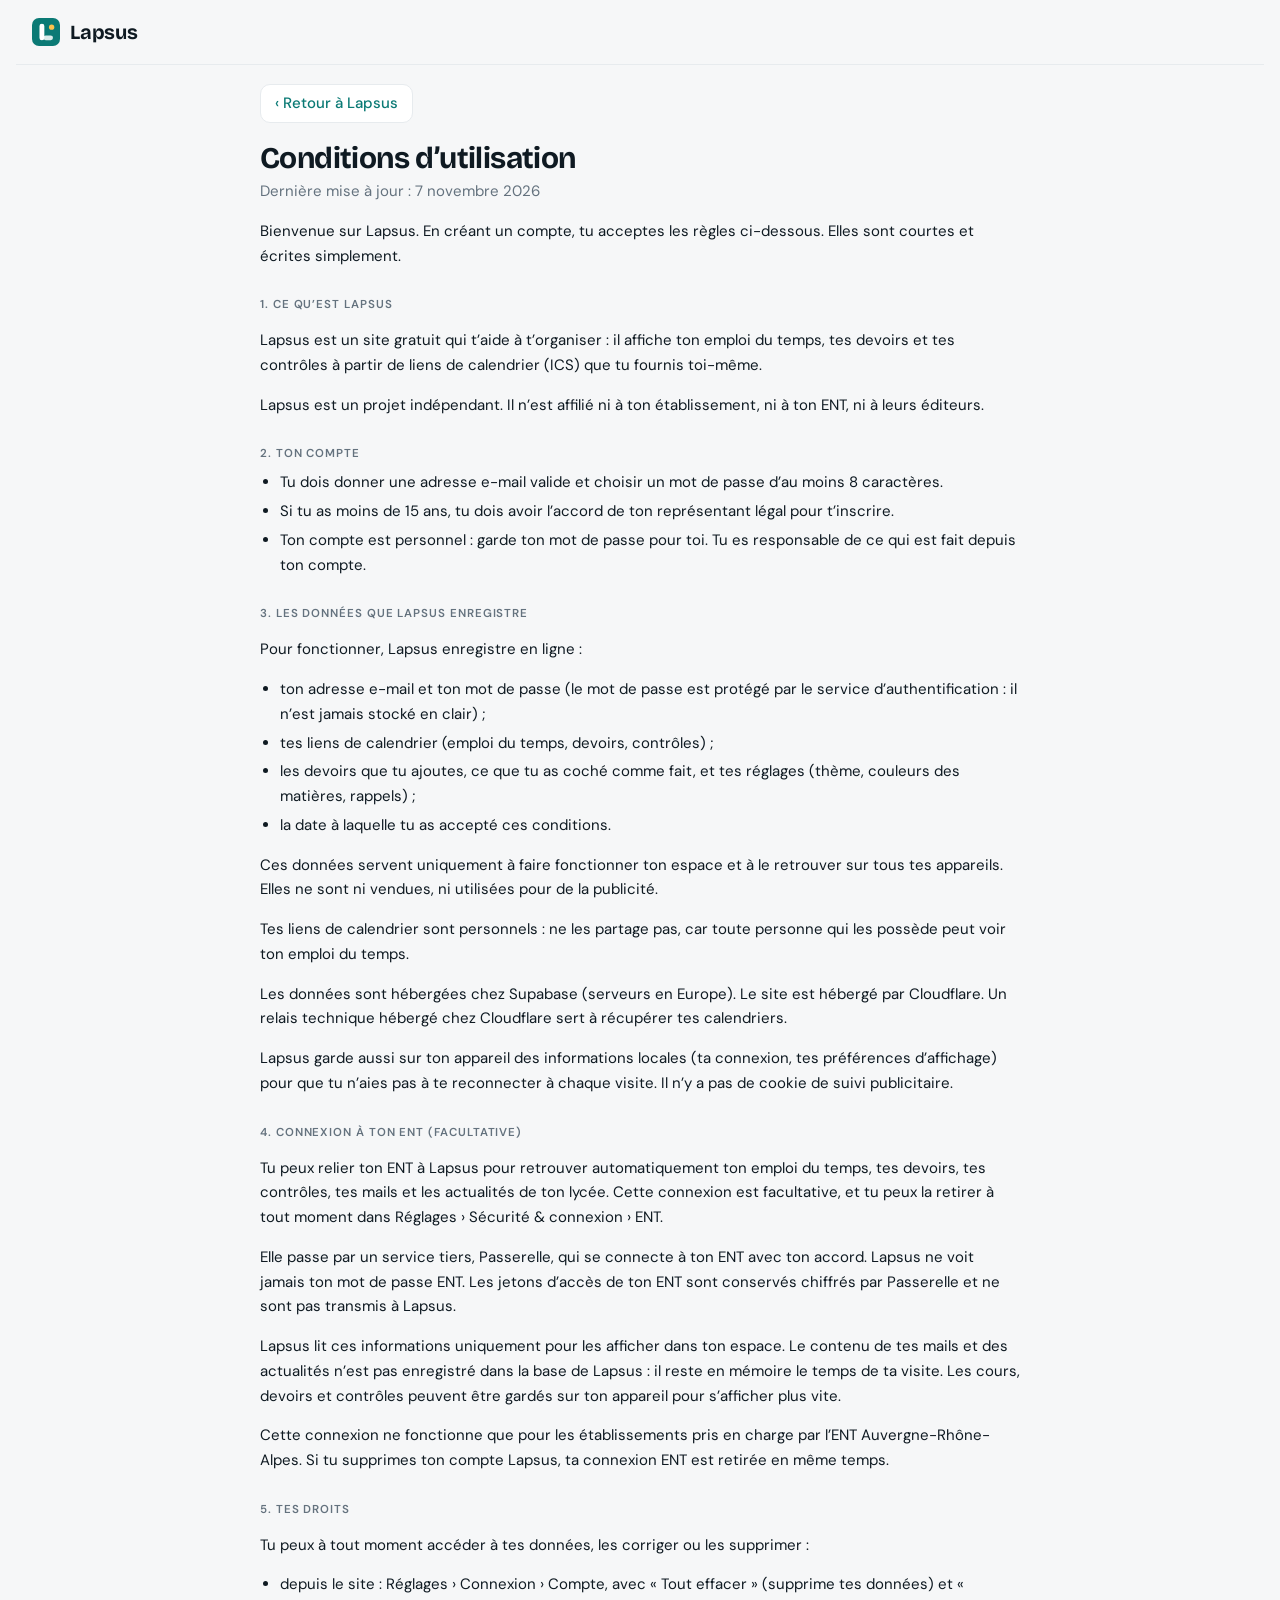
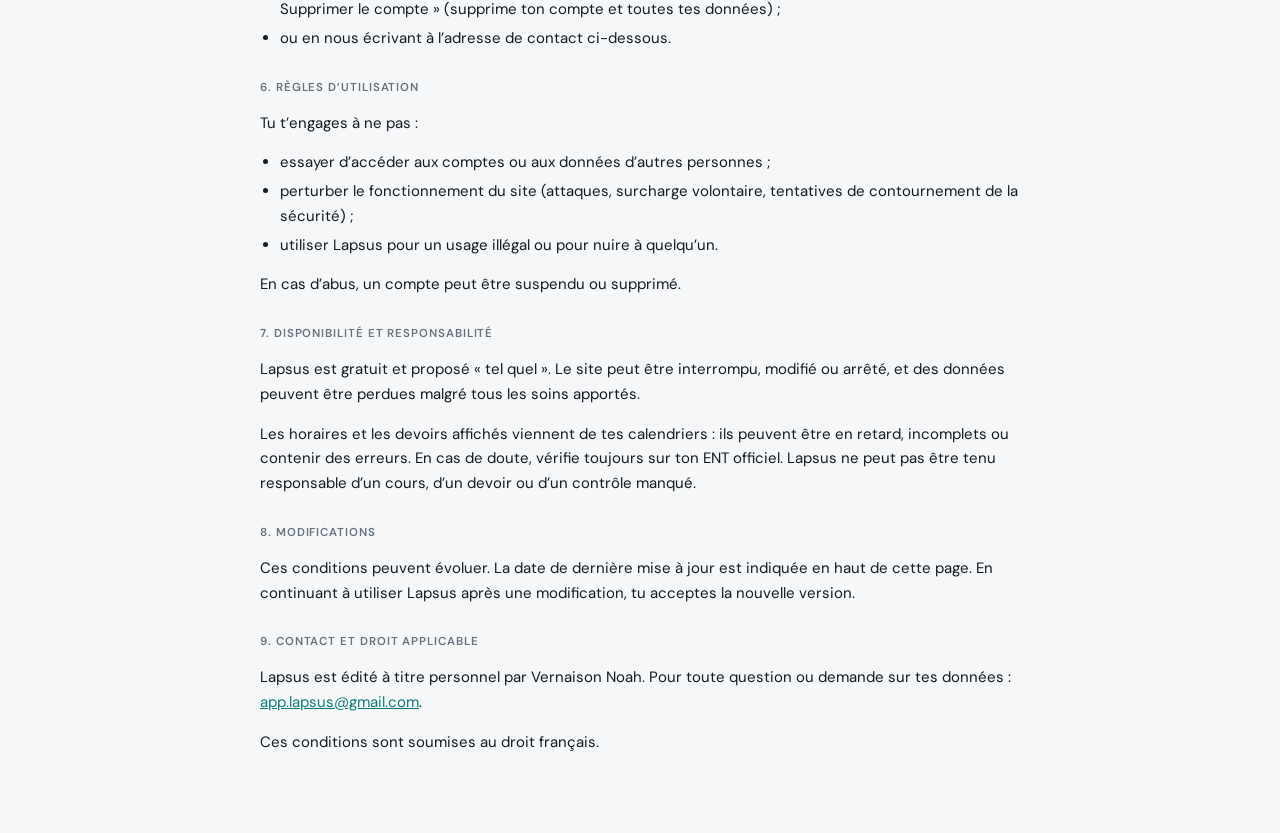
<file: conditions.html>
<!doctype html>
<html lang="fr">
<head>
<meta charset="utf-8">
<script>
// Filet de sécurité : si logo.svg est absent ou illisible, un logo de secours intégré prend le relais (plus de carré « ? »)
(function(){var L="data:image/svg+xml,%3Csvg xmlns='http://www.w3.org/2000/svg' viewBox='0 0 64 64' width='64' height='64'%3E %3Crect width='64' height='64' rx='16' fill='%230b7a75'/%3E %3Crect x='25.9' y='39.9' width='22.1' height='10.8' rx='5.4' fill='%23ffffff' fill-opacity='.85'/%3E %3Crect x='17.1' y='12.9' width='11.1' height='38.1' rx='5.5' fill='%23ffffff'/%3E %3Ccircle cx='44.9' cy='20.9' r='6.1' fill='%23ffc24d'/%3E %3C/svg%3E";window.LAPSUS_LOGO=L;document.addEventListener('error',function(e){var t=e.target;if(t&&t.tagName==='IMG'&&!t.dataset.fb&&/logo\.svg/.test(t.getAttribute('src')||'')){t.dataset.fb='1';t.src=L;}},true);})();
</script>

<meta name="viewport" content="width=device-width, initial-scale=1, maximum-scale=1, user-scalable=no, viewport-fit=cover">
<meta name="robots" content="noindex">
<meta name="theme-color" content="#0b7a75">
<title>Conditions d’utilisation – Lapsus</title>
<link rel="icon" type="image/png" href="lapsus-icon-180.png">
<link rel="apple-touch-icon" href="apple-touch-icon.png">
<link rel="preconnect" href="https://fonts.googleapis.com">
<link rel="preconnect" href="https://fonts.gstatic.com" crossorigin>
<link rel="stylesheet" href="https://fonts.googleapis.com/css2?family=Bricolage+Grotesque:wght@600;700&family=DM+Sans:wght@400;500;600&display=swap">
<link rel="stylesheet" href="style.css?v=16">
<style>
.legal{max-width:760px;margin:0 auto;padding:20px 0 64px}
.legal .back{display:inline-block;text-decoration:none;margin:0 0 18px}
.legal h1{margin:0 0 4px}
.legal h2{margin:30px 0 8px}
.legal p,.legal li{line-height:1.65}
.legal ul{padding-left:20px;margin:8px 0}
.legal li{margin:4px 0}
.legal a{color:var(--accent)}
.legal .upd{color:var(--muted);margin:0 0 6px}
</style>
</head>
<body>
<header class="top"><a class="brand" href="./" style="text-decoration:none;color:inherit"><img src="logo.svg" alt="" width="28" height="28"><span>Lapsus</span></a></header>
<main class="legal">
<a class="btn back" href="./">‹ Retour à Lapsus</a>
<h1>Conditions d’utilisation</h1>
<p class="upd">Dernière mise à jour : 7 novembre 2026</p>
<p>Bienvenue sur Lapsus. En créant un compte, tu acceptes les règles ci-dessous. Elles sont courtes et écrites simplement.</p>

<h2>1. Ce qu’est Lapsus</h2>
<p>Lapsus est un site gratuit qui t’aide à t’organiser : il affiche ton emploi du temps, tes devoirs et tes contrôles à partir de liens de calendrier (ICS) que tu fournis toi-même.</p>
<p>Lapsus est un projet indépendant. Il n’est affilié ni à ton établissement, ni à ton ENT, ni à leurs éditeurs.</p>

<h2>2. Ton compte</h2>
<ul>
<li>Tu dois donner une adresse e-mail valide et choisir un mot de passe d’au moins 8 caractères.</li>
<li>Si tu as moins de 15 ans, tu dois avoir l’accord de ton représentant légal pour t’inscrire.</li>
<li>Ton compte est personnel : garde ton mot de passe pour toi. Tu es responsable de ce qui est fait depuis ton compte.</li>
</ul>

<h2>3. Les données que Lapsus enregistre</h2>
<p>Pour fonctionner, Lapsus enregistre en ligne :</p>
<ul>
<li>ton adresse e-mail et ton mot de passe (le mot de passe est protégé par le service d’authentification : il n’est jamais stocké en clair) ;</li>
<li>tes liens de calendrier (emploi du temps, devoirs, contrôles) ;</li>
<li>les devoirs que tu ajoutes, ce que tu as coché comme fait, et tes réglages (thème, couleurs des matières, rappels) ;</li>
<li>la date à laquelle tu as accepté ces conditions.</li>
</ul>
<p>Ces données servent uniquement à faire fonctionner ton espace et à le retrouver sur tous tes appareils. Elles ne sont ni vendues, ni utilisées pour de la publicité.</p>
<p>Tes liens de calendrier sont personnels : ne les partage pas, car toute personne qui les possède peut voir ton emploi du temps.</p>
<p>Les données sont hébergées chez Supabase (serveurs en Europe). Le site est hébergé par Cloudflare. Un relais technique hébergé chez Cloudflare sert à récupérer tes calendriers.</p>
<p>Lapsus garde aussi sur ton appareil des informations locales (ta connexion, tes préférences d’affichage) pour que tu n’aies pas à te reconnecter à chaque visite. Il n’y a pas de cookie de suivi publicitaire.</p>

<h2>4. Connexion à ton ENT (facultative)</h2>
<p>Tu peux relier ton ENT à Lapsus pour retrouver automatiquement ton emploi du temps, tes devoirs, tes contrôles, tes mails et les actualités de ton lycée. Cette connexion est facultative, et tu peux la retirer à tout moment dans Réglages › Sécurité &amp; connexion › ENT.</p>
<p>Elle passe par un service tiers, Passerelle, qui se connecte à ton ENT avec ton accord. Lapsus ne voit jamais ton mot de passe ENT. Les jetons d’accès de ton ENT sont conservés chiffrés par Passerelle et ne sont pas transmis à Lapsus.</p>
<p>Lapsus lit ces informations uniquement pour les afficher dans ton espace. Le contenu de tes mails et des actualités n’est pas enregistré dans la base de Lapsus : il reste en mémoire le temps de ta visite. Les cours, devoirs et contrôles peuvent être gardés sur ton appareil pour s’afficher plus vite.</p>
<p>Cette connexion ne fonctionne que pour les établissements pris en charge par l’ENT Auvergne-Rhône-Alpes. Si tu supprimes ton compte Lapsus, ta connexion ENT est retirée en même temps.</p>

<h2>5. Tes droits</h2>
<p>Tu peux à tout moment accéder à tes données, les corriger ou les supprimer :</p>
<ul>
<li>depuis le site : Réglages › Connexion › Compte, avec « Tout effacer » (supprime tes données) et « Supprimer le compte » (supprime ton compte et toutes tes données) ;</li>
<li>ou en nous écrivant à l’adresse de contact ci-dessous.</li>
</ul>

<h2>6. Règles d’utilisation</h2>
<p>Tu t’engages à ne pas :</p>
<ul>
<li>essayer d’accéder aux comptes ou aux données d’autres personnes ;</li>
<li>perturber le fonctionnement du site (attaques, surcharge volontaire, tentatives de contournement de la sécurité) ;</li>
<li>utiliser Lapsus pour un usage illégal ou pour nuire à quelqu’un.</li>
</ul>
<p>En cas d’abus, un compte peut être suspendu ou supprimé.</p>

<h2>7. Disponibilité et responsabilité</h2>
<p>Lapsus est gratuit et proposé « tel quel ». Le site peut être interrompu, modifié ou arrêté, et des données peuvent être perdues malgré tous les soins apportés.</p>
<p>Les horaires et les devoirs affichés viennent de tes calendriers : ils peuvent être en retard, incomplets ou contenir des erreurs. En cas de doute, vérifie toujours sur ton ENT officiel. Lapsus ne peut pas être tenu responsable d’un cours, d’un devoir ou d’un contrôle manqué.</p>

<h2>8. Modifications</h2>
<p>Ces conditions peuvent évoluer. La date de dernière mise à jour est indiquée en haut de cette page. En continuant à utiliser Lapsus après une modification, tu acceptes la nouvelle version.</p>

<h2>9. Contact et droit applicable</h2>
<p>Lapsus est édité à titre personnel par Vernaison Noah. Pour toute question ou demande sur tes données : <a href="mailto:app.lapsus@gmail.com">app.lapsus@gmail.com</a>.</p>
<p>Ces conditions sont soumises au droit français.</p>
</main>
<script>
try{var p=JSON.parse(localStorage.getItem('themePreference')||'null');if(p==='light'||p==='dark')document.documentElement.dataset.theme=p;}catch(e){}
</script>
</body>
</html>
</file>
<file: style.css>
:root{
  --bg:#f6f7f8;
  --surface:#ffffff;
  --text:#0f1a22;
  --muted:#64727e;
  --line:#e7ebee;
  --accent:#0b7a75;
  --accent-soft:#e2f1ef;
  --danger:#c2392f;
  --ok:#1c8a55;
  --warn:#a5600a;
  --on:#ffffff;
  --ev-l:40%;
  --top-h:64px;
  --f-display:"Bricolage Grotesque",system-ui,-apple-system,"Segoe UI",sans-serif;
  --f-body:"DM Sans",system-ui,-apple-system,"Segoe UI",Roboto,sans-serif;
  color-scheme:light;
}
@media (prefers-color-scheme:dark){
  :root:not([data-theme="light"]){
    --bg:#0d1317;--surface:#151e25;--text:#e8eef2;--muted:#8fa0ac;--line:#243038;
    --accent:#3cc4bb;--accent-soft:#112c2a;--danger:#ff8a80;--ok:#4cc38a;--warn:#f0b24a;--on:#0b1418;
    --ev-l:62%;color-scheme:dark;
  }
}
:root[data-theme="dark"]{
  --bg:#0d1317;--surface:#151e25;--text:#e8eef2;--muted:#8fa0ac;--line:#243038;
  --accent:#3cc4bb;--accent-soft:#112c2a;--danger:#ff8a80;--ok:#4cc38a;--warn:#f0b24a;--on:#0b1418;
  --ev-l:62%;color-scheme:dark;
}

*{box-sizing:border-box}
body{
  margin:0;
  padding-left:max(16px,env(safe-area-inset-left,0px));
  padding-right:max(16px,env(safe-area-inset-right,0px));
  background:var(--bg);color:var(--text);
  font:15px/1.5 var(--f-body);
}
button,input,select{font:inherit;color:inherit}
button{cursor:pointer}
:focus-visible{outline:2px solid var(--accent);outline-offset:2px}

.top{position:sticky;top:0;z-index:20;display:flex;align-items:center;gap:12px;height:var(--top-h);margin:0;padding:0 16px;background:var(--bg);box-shadow:0 1px 0 var(--line)}
.brand{display:flex;align-items:center;gap:10px;font:700 20px/1 var(--f-display);letter-spacing:-.01em}
.brand img{display:block;width:28px;height:28px}
.status{flex:1;min-width:0;text-align:right;font-size:12px;color:var(--muted);white-space:nowrap;overflow:hidden;text-overflow:ellipsis}
.status.err{color:var(--danger)}
.icon-btn{display:grid;place-items:center;width:38px;height:38px;border:0;border-radius:50%;background:none;color:var(--muted)}
.icon-btn:hover{background:var(--line);color:var(--text)}

.shell{display:grid;grid-template-columns:176px minmax(0,1fr);gap:40px;padding:20px 16px 48px}
nav{position:sticky;top:calc(var(--top-h) + 20px);align-self:start;display:flex;flex-direction:column;gap:2px}
.nv{position:relative;display:flex;align-items:center;gap:12px;padding:10px 12px;border:0;background:none;border-radius:12px;color:var(--muted);font-weight:500;text-align:left}
.nv:hover{color:var(--text)}
.nv.on{background:var(--accent-soft);color:var(--accent);font-weight:600}
.nv svg{flex:none}
.nv .n{margin-left:auto;font-style:normal;font-size:11px;font-weight:600;background:var(--accent);color:var(--on);border-radius:999px;padding:1px 7px}
main{min-width:0}

h1{font:700 30px/1.15 var(--f-display);letter-spacing:-.02em;margin:0 0 6px;text-wrap:balance}
h2{font:600 11.5px/1.3 var(--f-body);text-transform:uppercase;letter-spacing:.08em;color:var(--muted);margin:28px 0 10px}
.sub{color:var(--muted);margin:0 0 20px}
.empty{color:var(--muted);margin:6px 0}
.foot{color:var(--muted);font-size:13px;margin:18px 0 0}

.hero{display:grid;grid-template-columns:repeat(auto-fit,minmax(250px,1fr));gap:12px}
.tile{background:var(--surface);border:1px solid var(--line);border-radius:18px;padding:16px 18px}
.tile.now{background:var(--accent-soft);border-color:transparent}
.tile .lab{font-size:11.5px;font-weight:600;text-transform:uppercase;letter-spacing:.08em;color:var(--muted);margin-bottom:6px}
.tile.now .lab{color:var(--accent)}
.tile .big{font:600 20px/1.25 var(--f-display);margin-bottom:2px;overflow-wrap:anywhere}

.list{background:var(--surface);border:1px solid var(--line);border-radius:18px;padding:2px 16px}
.ev{display:grid;grid-template-columns:48px minmax(0,1fr);gap:14px;padding:13px 0;border-bottom:1px solid var(--line)}
.ev:last-child{border-bottom:0}
.tm{display:flex;flex-direction:column;line-height:1.3;font-variant-numeric:tabular-nums}
.tm b{font-weight:600}
.tm span{color:var(--muted);font-size:13px}
.bd{min-width:0;border-left:3px solid var(--c,var(--accent));padding-left:12px}
.t{font-weight:600;overflow-wrap:anywhere}
.m{color:var(--muted);font-size:13px}
.ev.cancelled .t{text-decoration:line-through;opacity:.55}
details summary{cursor:pointer;color:var(--muted);font-size:13px;margin-top:2px;width:max-content}
.notes{color:var(--muted);font-size:13px;white-space:pre-wrap;margin:4px 0}
.badge{display:inline-block;font-size:11px;font-weight:600;padding:1px 8px;border-radius:999px;margin-left:8px;vertical-align:1px;color:var(--on)}
.badge.ok{background:var(--ok)}
.badge.bad{background:var(--danger)}
.badge.warn{background:var(--warn)}

.tools{display:flex;align-items:center;justify-content:space-between;flex-wrap:wrap;gap:10px;margin:14px 0 18px}
.seg{display:inline-flex;background:var(--line);border-radius:12px;padding:3px}
.seg button{border:0;background:none;padding:6px 14px;border-radius:9px;color:var(--muted);font-weight:500}
.seg button.on{background:var(--surface);color:var(--text);box-shadow:0 1px 2px rgba(0,0,0,.12)}
.step{display:flex;gap:6px}
.weekgrid{display:none}

.tgrid{display:grid;grid-template-columns:52px repeat(var(--cols,5),minmax(0,1fr));column-gap:8px;row-gap:6px;align-items:start}
.th{font:600 15px/1.3 var(--f-display);padding:2px 4px}
.th span{color:var(--muted);font-weight:500}
.th.today,.th.today span{color:var(--accent)}
.chip{display:block;font-style:normal;font:500 11.5px/1.3 var(--f-body);color:var(--warn);margin-top:2px;overflow-wrap:anywhere}
.times{position:relative}
.times i{position:absolute;right:4px;transform:translateY(-50%);font-style:normal;font-size:11.5px;color:var(--muted);font-variant-numeric:tabular-nums;white-space:nowrap}
.times i:first-child{transform:none}
.dcol{position:relative;overflow:hidden;background-color:var(--surface);border:1px solid var(--line);border-radius:14px;background-image:repeating-linear-gradient(to bottom,var(--line) 0,var(--line) 1px,transparent 1px,transparent var(--hh))}
.dcol.today{border-color:var(--accent)}
.band{position:absolute;left:0;right:0;display:flex;align-items:center;justify-content:center;pointer-events:none}
.band.pm{background:color-mix(in srgb,var(--accent) 7%,transparent)}
.band.lunch{background:repeating-linear-gradient(135deg,color-mix(in srgb,var(--muted) 16%,transparent) 0 6px,transparent 6px 12px);border-top:1px solid var(--line);border-bottom:1px solid var(--line)}
.band.lunch span{font-size:11px;letter-spacing:.08em;text-transform:uppercase;color:var(--muted);background:var(--surface);padding:1px 8px;border-radius:999px}

.blk{position:absolute;z-index:2;margin:1px 0 0 1px;padding:5px 8px;border-radius:8px;border-left:3px solid var(--c);background:color-mix(in srgb,var(--c) 18%,var(--surface));overflow:hidden;font-size:12px;line-height:1.25;display:flex;flex-direction:column;gap:1px}
.blk b{font-weight:600;overflow-wrap:anywhere}
.blk span{color:var(--muted);font-size:11.5px}
.blk.cancelled{opacity:.55}.blk.cancelled b{text-decoration:line-through}
.blk.live{box-shadow:0 0 0 2px var(--ok)}
.nowline{position:absolute;z-index:3;left:0;right:0;height:2px;background:var(--danger);pointer-events:none}
.nowline::before{content:"";position:absolute;left:-1px;top:-3px;width:8px;height:8px;border-radius:50%;background:var(--danger)}
.day h3{font:600 15px/1.3 var(--f-display);margin:0 0 8px;display:flex;gap:6px;align-items:baseline}
.day h3 span{color:var(--muted);font-weight:500}
.day.today h3,.day.today h3 span{color:var(--accent)}

.hw{display:flex;align-items:flex-start;gap:14px;padding:13px 0;border-bottom:1px solid var(--line)}
.hw:last-child{border-bottom:0}
.hb{flex:1;min-width:0}
.ht{font-weight:500;overflow-wrap:anywhere}
.hw.done .ht{text-decoration:line-through;color:var(--muted)}
.hw.control-item.done .ht{text-decoration:line-through;color:var(--muted)}
.late{color:var(--danger)}
.soon{color:var(--warn)}
.add{margin:16px 0 0}

.panel{background:var(--surface);border:1px solid var(--line);border-radius:18px;padding:16px}
.panel .m{margin:8px 0 10px}
.panel .row:last-child{margin-bottom:0}
.fl{display:block;font-weight:600;margin-bottom:8px}
.chk{display:inline-flex;align-items:center;gap:10px}

.row{display:flex;gap:8px;flex-wrap:wrap;align-items:center;margin-bottom:10px}
.row input:not([type=checkbox]){flex:1;min-width:150px}
.btn{display:inline-block;border:1px solid var(--line);background:var(--surface);padding:7px 14px;border-radius:10px;font-weight:500}
.btn:hover{border-color:var(--accent)}
.btn.primary{background:var(--accent);border-color:var(--accent);color:var(--on)}
.btn.danger{color:var(--danger)}
.btn.danger:hover{border-color:var(--danger)}
.lnk{border:0;background:none;padding:2px 0;color:var(--accent);font-size:13px;font-weight:500;text-decoration:underline;text-underline-offset:3px;white-space:nowrap}
details .lnk{display:block;margin:4px 0 2px}
input,select{background:var(--bg);border:1px solid var(--line);border-radius:10px;padding:9px 12px;max-width:100%}
input:focus,select:focus{border-color:var(--accent)}
input[type=checkbox]{appearance:none;-webkit-appearance:none;position:relative;flex:none;width:22px;height:22px;padding:0;margin:0;border:1.8px solid var(--muted);border-radius:50%;background:none;cursor:pointer}
input[type=checkbox]:checked{background:var(--accent);border-color:var(--accent)}
input[type=checkbox]:checked::after{content:"";position:absolute;inset:0;background:var(--on);-webkit-mask:url("data:image/svg+xml,%3Csvg xmlns='http://www.w3.org/2000/svg' viewBox='0 0 24 24' fill='none' stroke='black' stroke-width='3.2' stroke-linecap='round' stroke-linejoin='round'%3E%3Cpath d='m5.5 12.5 4.2 4.2L18.5 8'/%3E%3C/svg%3E") center/16px no-repeat;mask:url("data:image/svg+xml,%3Csvg xmlns='http://www.w3.org/2000/svg' viewBox='0 0 24 24' fill='none' stroke='black' stroke-width='3.2' stroke-linecap='round' stroke-linejoin='round'%3E%3Cpath d='m5.5 12.5 4.2 4.2L18.5 8'/%3E%3C/svg%3E") center/16px no-repeat}

.sub-header{margin-bottom:14px}
.sech{display:flex;align-items:baseline;justify-content:space-between;gap:12px;margin:28px 0 10px}
.sech h2{margin:0}
.lnk2,.quiet{border:0;background:none;padding:4px 0;color:var(--muted);font-size:13px;font-weight:500;white-space:nowrap}
.lnk2:hover,.quiet:hover{color:var(--accent)}
.quiet{padding:6px 10px;border-radius:999px;background:var(--line)}
.btn:disabled{opacity:.45;cursor:default}
.btn:disabled:hover{border-color:var(--line)}
.step input[type=date]{padding:6px 10px}
.crow{display:flex;align-items:center;gap:12px;padding:8px 0;border-bottom:1px solid var(--line)}
.crow:last-of-type{border-bottom:0}
.crow .cn{flex:1;min-width:0;font-weight:500;overflow-wrap:anywhere}
input[type=color]{flex:none;width:44px;height:34px;padding:2px;border-radius:10px;cursor:pointer}

.loader{position:fixed;inset:0;z-index:100;display:grid;place-items:center;background:var(--bg);text-align:center;padding:24px}
.lg img{display:block;width:84px;height:84px;margin:0 auto;animation:lbounce 1.3s ease-in-out infinite;filter:drop-shadow(0 12px 18px rgba(11,122,117,.28))}
.lsh{width:56px;height:8px;border-radius:50%;background:var(--text);opacity:.12;margin:10px auto 22px;animation:lshadow 1.3s ease-in-out infinite}
.lt{font:600 20px/1.3 var(--f-display);margin:0 0 4px}
.ls{color:var(--muted);margin:0}
@keyframes lbounce{0%,100%{transform:translateY(0) rotate(0)}30%{transform:translateY(-18px) rotate(-5deg)}55%{transform:translateY(0) rotate(3deg)}75%{transform:translateY(-5px) rotate(0)}}
@keyframes lshadow{0%,100%{transform:scaleX(1);opacity:.12}30%{transform:scaleX(.7);opacity:.06}55%{transform:scaleX(1);opacity:.12}75%{transform:scaleX(.92);opacity:.1}}
@media (prefers-reduced-motion:reduce){.lg img,.lsh{animation:none}}

@media (max-width:760px){
  .shell{grid-template-columns:minmax(0,1fr);gap:0;padding:20px 16px 104px}
  nav{
    position:fixed;left:0;right:0;bottom:0;top:auto;z-index:5;flex-direction:row;gap:0;
    background:var(--surface);border-top:1px solid var(--line);
    padding:6px max(6px,env(safe-area-inset-right,0px)) calc(6px + env(safe-area-inset-bottom,0px)) max(6px,env(safe-area-inset-left,0px));
  }
  .nv{flex:1;flex-direction:column;justify-content:center;gap:3px;padding:6px 4px;font-size:11px;border-radius:12px}
  .nv .n{position:absolute;top:2px;left:calc(50% + 6px);margin:0;padding:0 6px}
  h1{font-size:26px}
  .tgrid{display:grid;grid-template-columns:44px minmax(0,1fr)}
}
@media (prefers-reduced-motion:reduce){*{scroll-behavior:auto!important;transition:none!important}}

/* ---- Pas de zoom involontaire sur téléphone ---- */
html{touch-action:manipulation;-webkit-text-size-adjust:100%;text-size-adjust:100%}
/* iOS zoome automatiquement dès qu'on touche un champ dont le texte fait moins de 16 px */
@media (pointer:coarse){input,select,textarea{font-size:16px}}

/* ---- Mon lycée : aperçus, mails, actualités ---- */
.more{display:block;width:100%;margin-top:10px;text-align:center}
.mail{padding:12px 0;border-bottom:1px solid var(--line)}
.mail:last-child{border-bottom:0}
.mail>summary{list-style:none;cursor:pointer;color:inherit;font-size:inherit;margin:0;width:auto;display:block}
.mail>summary::-webkit-details-marker{display:none}
.mail .mh{display:flex;justify-content:space-between;gap:10px;font-size:13px;color:var(--muted)}
.mail .mf{min-width:0;overflow:hidden;text-overflow:ellipsis;white-space:nowrap}
.mail .md{flex:none}
.mail.unread .mf{color:var(--text);font-weight:600}
.mail.unread .mf::before{content:"";display:inline-block;width:8px;height:8px;border-radius:50%;background:var(--accent);margin-right:7px}
.mail .ms{font-weight:600;margin:3px 0 2px;overflow-wrap:anywhere}
.mail .mp{color:var(--muted);font-size:14px;display:-webkit-box;-webkit-line-clamp:2;-webkit-box-orient:vertical;overflow:hidden}
.mail .mbody{margin:10px 0 2px;white-space:pre-wrap;font-size:14.5px;line-height:1.55}
.news{display:grid;grid-template-columns:104px minmax(0,1fr);gap:14px;padding:13px 0;border-bottom:1px solid var(--line)}
.news:last-child{border-bottom:0}
.news.noimg{grid-template-columns:minmax(0,1fr)}
.news img{width:104px;height:78px;object-fit:cover;border-radius:12px;background:var(--accent-soft)}
.news .nt{font:600 15.5px/1.3 var(--f-display);margin:0 0 3px;overflow-wrap:anywhere}
.news .nd{color:var(--muted);font-size:12.5px;margin:0 0 4px}
.news .ns{margin:0;font-size:14.5px;display:-webkit-box;-webkit-line-clamp:3;-webkit-box-orient:vertical;overflow:hidden}
.news.full .ns{display:block;-webkit-line-clamp:unset}
.lprow{margin:0 0 16px}
.lprow .fl{display:block;margin:0 0 8px}
.lprow input[type=text],.lprow input:not([type]){width:100%}
.lpchk{display:flex}

/* ---- Fenêtre modale ---- */
.modal-back{position:fixed;inset:0;z-index:90;display:grid;place-items:center;padding:20px;background:rgba(8,14,18,.55);-webkit-backdrop-filter:blur(3px);backdrop-filter:blur(3px);animation:mfade .18s ease-out}
.modal{width:100%;max-width:400px;max-height:calc(100dvh - 40px);overflow:auto;background:var(--surface);border:1px solid var(--line);border-radius:22px;padding:24px;animation:mpop .22s cubic-bezier(.2,.9,.3,1.2)}
.modal .mt{font:700 22px/1.2 var(--f-display);letter-spacing:-.01em;margin:0 0 8px}
.modal input[type=email]{width:100%}
.modal .merr{color:var(--danger);min-height:1.2em;margin:6px 0 0}
.modal .mrow{justify-content:flex-end;margin-top:14px}
.modal .mok{display:grid;place-items:center;width:52px;height:52px;border-radius:50%;background:var(--accent-soft);color:var(--accent);margin:0 0 14px}
.gate-card .forgot{display:block;margin:12px auto 0}
@keyframes mfade{from{opacity:0}to{opacity:1}}
@keyframes mpop{from{opacity:0;transform:translateY(10px) scale(.96)}to{opacity:1;transform:none}}
@media (prefers-reduced-motion:reduce){.modal,.modal-back{animation:none}}
.modal .mok.warn{background:color-mix(in srgb,var(--danger) 14%,transparent);color:var(--danger)}
.modal input[type=text]{width:100%;margin-top:4px}
.modal .btn:disabled{opacity:.45;cursor:default}

/* ---- Connexion Google / Apple / clé d'accès ---- */
.or{display:flex;align-items:center;gap:12px;color:var(--muted);font-size:12px;letter-spacing:.06em;text-transform:uppercase;margin:20px 0 4px}
.or::before,.or::after{content:"";flex:1;height:1px;background:var(--line)}
.btn.sso{display:flex;align-items:center;justify-content:center;gap:10px;width:100%;margin-top:10px;padding:11px 14px}
.btn.sso svg{flex:none}
.tiny{font-size:12.5px;text-align:center;margin:14px 0 0}
.tiny a{color:var(--accent);text-decoration:underline}
.mx{display:flex;align-items:center;gap:12px;padding:10px 0;border-bottom:1px solid var(--line)}
.mx:last-of-type{border-bottom:0}
.mxi{display:grid;place-items:center;width:38px;height:38px;border-radius:12px;background:var(--accent-soft);color:var(--accent);flex:none}
.mxt{flex:1;min-width:0}
.mxn{font-weight:600}
.mxt .m{margin:2px 0 0}

/* ---- Invitation à compléter le profil (accueil) ---- */
.pbanner{display:flex;align-items:center;gap:14px;background:var(--accent-soft);border-radius:18px;padding:14px 16px;margin:0 0 18px}
.pbi{display:grid;place-items:center;width:40px;height:40px;border-radius:12px;background:var(--surface);color:var(--accent);flex:none}
.pbt{flex:1;min-width:0;display:flex;flex-direction:column;gap:2px;font-size:14px}
.pbt strong{font-weight:600}
.pbt span{color:var(--muted)}
.pbx{padding:2px 6px;font-size:22px;line-height:1}
@media (max-width:760px){.pbanner{flex-wrap:wrap}.pbt{flex:1 1 calc(100% - 60px)}.pbanner .btn{margin-left:54px}}
.blk.cancelled span{text-decoration:line-through}


/* Direct ENT connection follows the same restrained Lapsus panels. */
.ent-connection{margin-bottom:20px}.ent-connection-heading{display:flex;align-items:center;gap:12px;flex-wrap:wrap}.ent-connection-heading>div{flex:1;min-width:150px}.ent-connection-heading h2{margin:0;font-size:19px}.ent-connection-heading .m{margin:3px 0 0}.ent-connection-icon{display:grid;place-items:center;width:44px;height:44px;border-radius:14px;background:var(--accent-soft);color:var(--accent)}.ent-connection-actions{display:flex;gap:10px;flex-wrap:wrap;align-items:center;margin-top:18px}.ent-notice{font-size:13px;line-height:1.6;padding:11px 13px;border-radius:12px;background:var(--accent-soft);overflow-wrap:anywhere}.ent-manual{margin-top:18px}.ent-manual>summary{cursor:pointer;font-weight:600;margin-bottom:14px}.ent-manual .panel{margin-top:12px}@media(max-width:480px){.ent-connection-actions .btn{flex:1 1 100%}.ent-connection-heading .badge{max-width:100%;white-space:normal}.ent-connection-actions .lnk2{padding:8px 0}}

.ent-powered{margin:20px 0 0!important;font-size:11px;line-height:1.6;text-align:center;letter-spacing:.02em}.ent-powered a{color:var(--muted);text-decoration:none}.ent-powered a:hover{color:var(--accent)}.ent-powered strong{font-weight:600;letter-spacing:.08em;margin-left:2px}

.ent-data-types{display:flex;flex-wrap:wrap;gap:8px 14px;margin-top:16px;color:var(--muted);font-size:12px}.ent-data-types>span{display:inline-flex;align-items:center;gap:6px}.ent-data-types svg{color:var(--accent);flex:none}.ent-mail{display:block;width:100%;font:inherit;text-align:left;background:none;border:0;border-bottom:1px solid var(--line);border-radius:0;cursor:pointer;color:inherit}.ent-mail:hover{background:var(--accent-soft)}.ent-read-news{display:inline-flex;align-items:center;gap:6px;margin-top:10px}.ent-body{white-space:pre-wrap;overflow-wrap:anywhere;line-height:1.7;font-size:14px}.ent-message-part{padding:14px 0;border-bottom:1px solid var(--line)}.ent-document{display:flex;align-items:center;gap:8px;max-width:100%;white-space:normal;overflow-wrap:anywhere;margin-top:8px;text-align:left;font-size:12px}.ent-document svg{flex:none}[data-ent-content]{max-height:75dvh;overflow:auto;overscroll-behavior:contain}.ent-mail:focus-visible,.ent-read-news:focus-visible,.ent-document:focus-visible{outline:2px solid var(--accent);outline-offset:3px}
</file>
